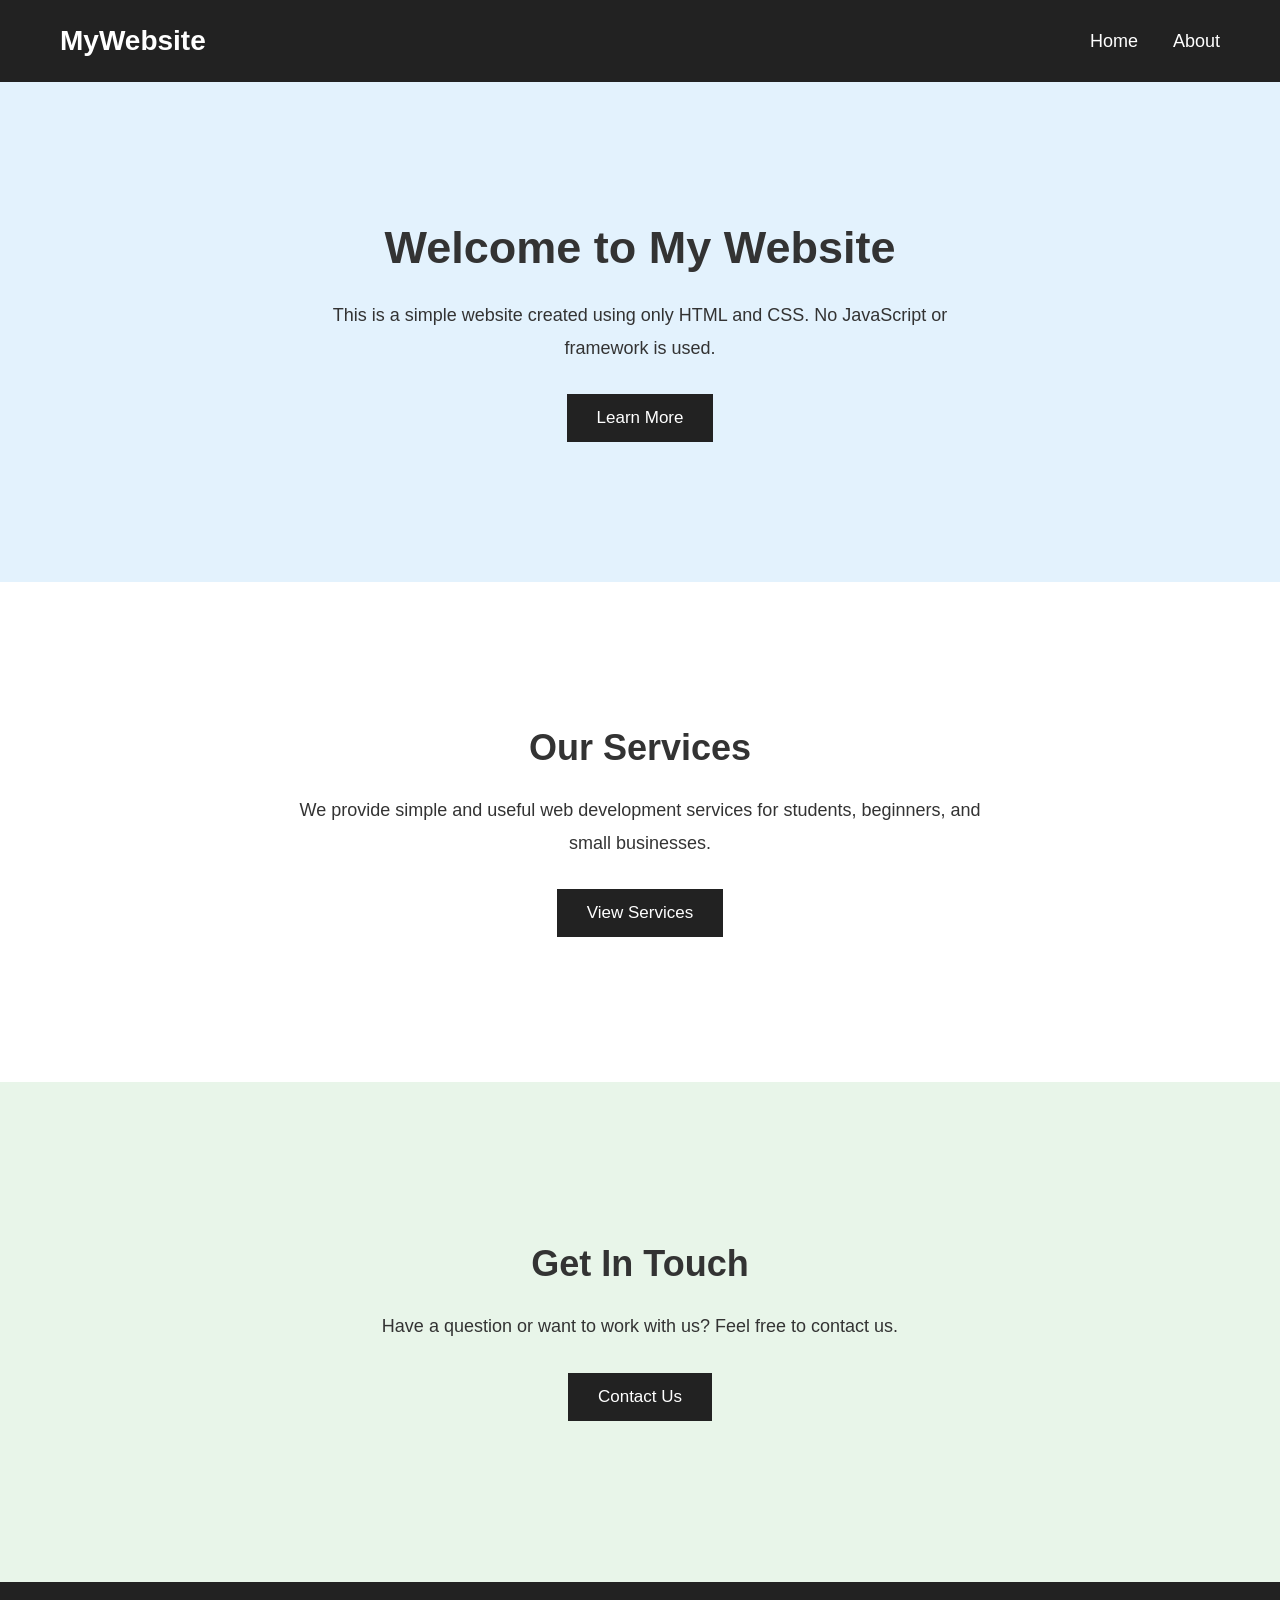
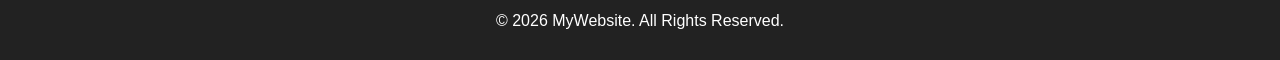
<file: day2/index.html>
<!DOCTYPE html>
<html lang="en">

<head>
    <meta charset="UTF-8">
    <meta name="viewport" content="width=device-width, initial-scale=1.0">

    <title>My Website - Home</title>

    <link rel="stylesheet" href="style.css">
</head>

<body>

    <!-- ================= NAVBAR ================= -->
    <nav id="navbar">

        <div class="logo">
            MyWebsite
        </div>

        <ul class="nav-links">
            <li><a href="index.html">Home</a></li>
            <li><a href="about.html">About</a></li>
        </ul>

    </nav>


    <!-- ================= SECTION 1 ================= -->
    <section id="hero" class="section">

        <h1 id="myheading"  >Welcome to My Website</h1>

        <p>
            This is a simple website created using only HTML and CSS.
            No JavaScript or framework is used.
        </p>

        <button class="btn">Learn More</button>

    </section>


    <!-- ================= SECTION 2 ================= -->
    <section id="services" class="section">

        <h2 id="changecolor"   >Our Services</h2>

        <p>
            We provide simple and useful web development services
            for students, beginners, and small businesses.
        </p>

        <button class="btn">View Services</button>

    </section>


    <!-- ================= SECTION 3 ================= -->
    <section id="contact" class="section">

        <h2>Get In Touch</h2>

        <p>
            Have a question or want to work with us?
            Feel free to contact us.
        </p>

        <button class="btn">Contact Us</button>

    </section>


    <!-- ================= FOOTER ================= -->
    <footer id="footer">

        <p>
            © 2026 MyWebsite. All Rights Reserved.
        </p>

    </footer>

    <script src="script.js"></script>

</body>

</html>
</file>
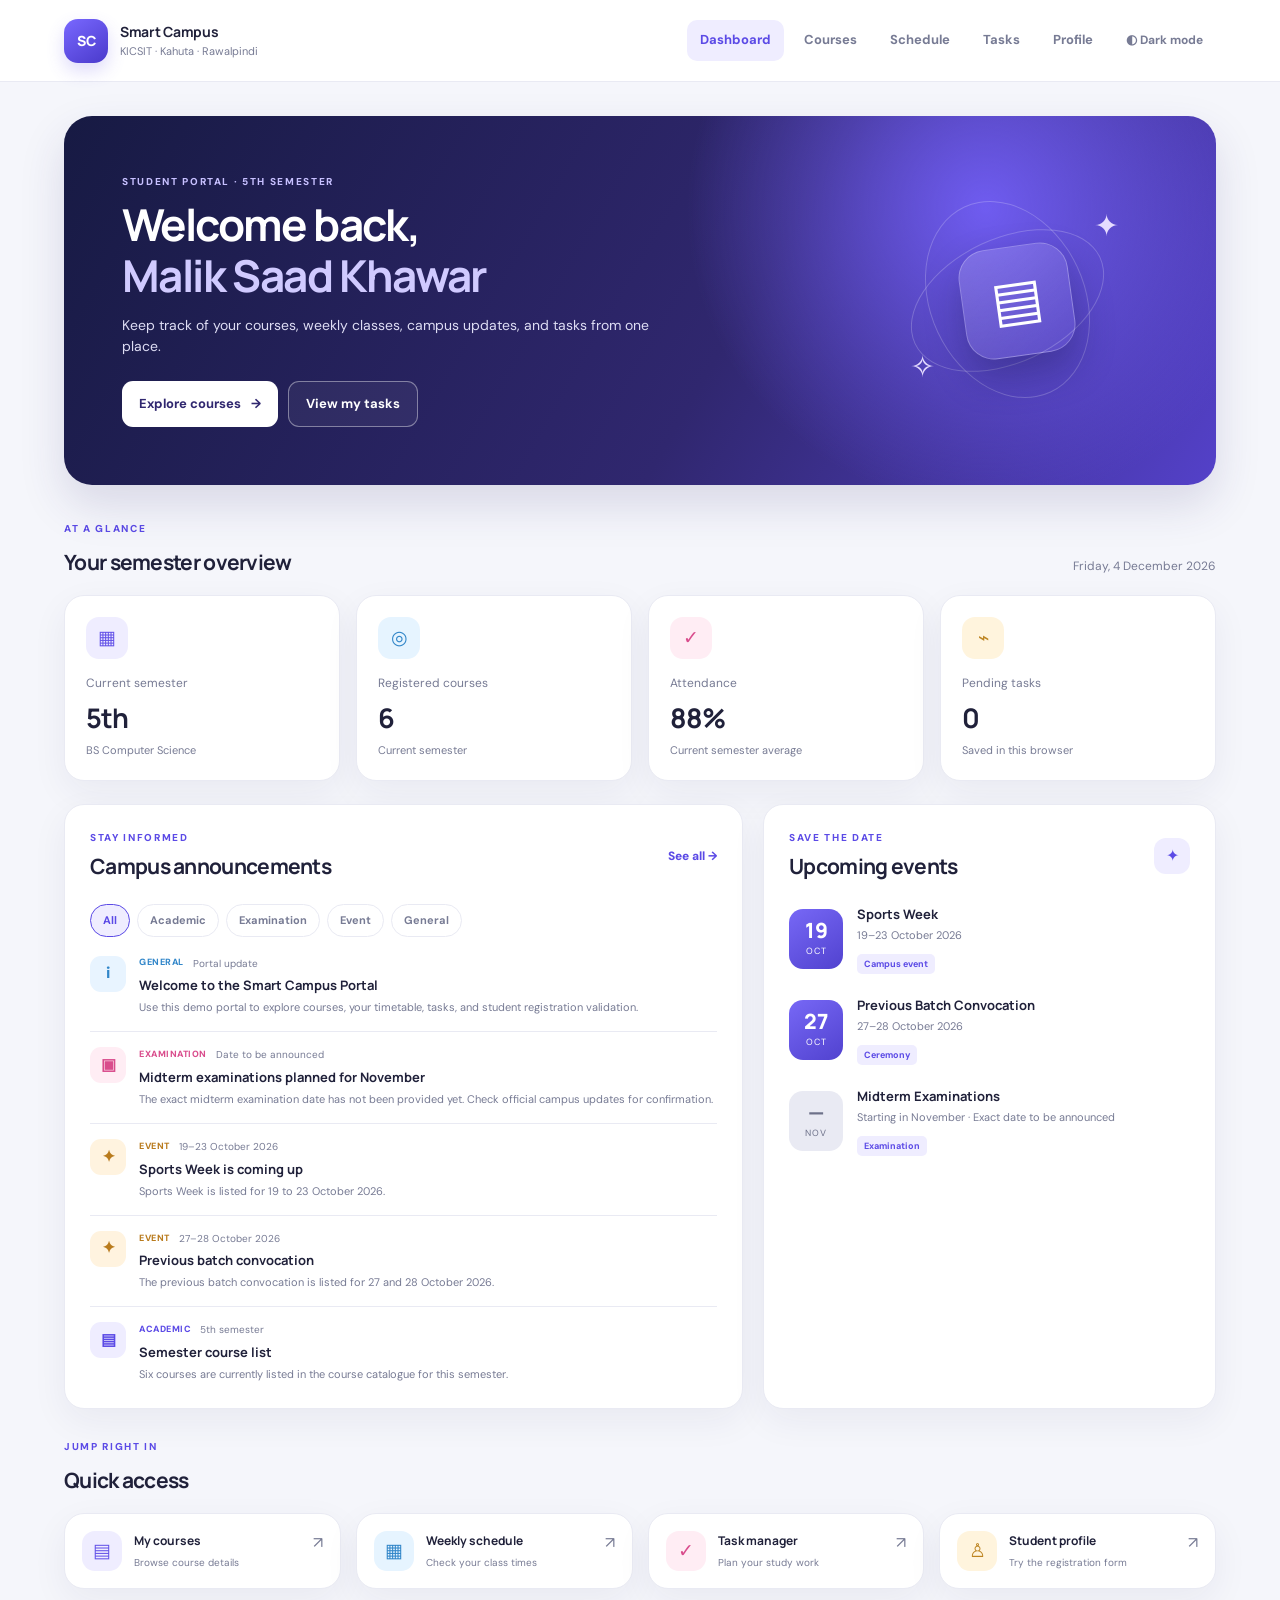
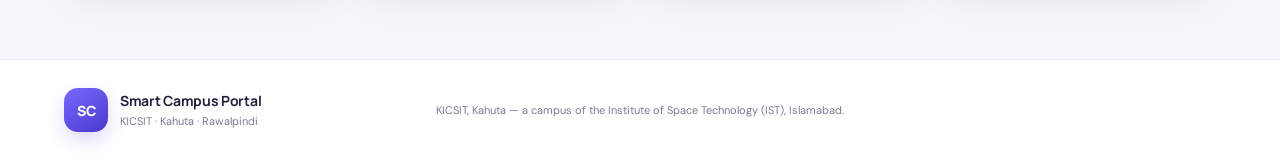
<file: Project/index.html>
<!DOCTYPE html>
<html lang="en">
<head>
  <meta charset="UTF-8">
  <meta name="viewport" content="width=device-width, initial-scale=1.0">
  <meta name="description" content="Smart Campus Student Portal for KICSIT, Kahuta.">
  <title>Smart Campus Portal | KICSIT</title>
  <link rel="stylesheet" href="css/style.css">
  <script src="js/main.js" defer></script>
</head>
<body>
  <header class="site-header">
    <a class="brand" href="index.html" aria-label="Smart Campus Portal home">
      <span class="brand-mark">SC</span>
      <span><strong>Smart Campus</strong><small>KICSIT · Kahuta · Rawalpindi</small></span>
    </a>
    <button class="nav-toggle" id="navToggle" aria-label="Toggle navigation" aria-expanded="false">☰</button>
    <nav class="main-nav" id="mainNav">
      <a class="active" href="index.html">Dashboard</a>
      <a href="courses.html">Courses</a>
      <a href="schedule.html">Schedule</a>
      <a href="tasks.html">Tasks</a>
      <a href="profile.html">Profile</a>
      <button class="theme-toggle" id="themeToggle" type="button" aria-label="Toggle light and dark theme">◐ <span>Theme</span></button>
    </nav>
  </header>

  <main class="page-shell">
    <section class="welcome-panel" id="home">
      <div class="welcome-copy">
        <span class="eyebrow">STUDENT PORTAL · 5TH SEMESTER</span>
        <h1>Welcome back,<br><span id="welcomeName">Malik Saad Khawar</span></h1>
        <p>Keep track of your courses, weekly classes, campus updates, and tasks from one place.</p>
        <div class="hero-actions">
          <a class="button button-light" href="courses.html">Explore courses <span>→</span></a>
          <a class="button button-outline-light" href="tasks.html">View my tasks</a>
        </div>
      </div>
      <div class="welcome-art" aria-hidden="true">
        <div class="orbit orbit-one"></div><div class="orbit orbit-two"></div>
        <div class="book-icon">▤</div><div class="spark spark-one">✦</div><div class="spark spark-two">✧</div>
      </div>
    </section>

    <div class="section-heading">
      <div><span class="eyebrow">AT A GLANCE</span><h2>Your semester overview</h2></div>
      <p id="currentDate" class="muted">Loading date…</p>
    </div>
    <section class="stats-grid" aria-label="Student overview">
      <article class="stat-card"><div class="stat-icon purple">▦</div><p>Current semester</p><strong>5th</strong><small>BS Computer Science</small></article>
      <article class="stat-card"><div class="stat-icon blue">◎</div><p>Registered courses</p><strong id="courseCount">6</strong><small>Current semester</small></article>
      <article class="stat-card"><div class="stat-icon pink">✓</div><p>Attendance</p><strong>88%</strong><small>Current semester average</small></article>
      <article class="stat-card"><div class="stat-icon gold">⌁</div><p>Pending tasks</p><strong id="pendingCount">0</strong><small>Saved in this browser</small></article>
    </section>

    <div class="content-grid">
      <section class="panel">
        <div class="panel-heading"><div><span class="eyebrow">STAY INFORMED</span><h2>Campus announcements</h2></div><a class="text-link" href="#announcements">See all <span>→</span></a></div>
        <div class="filter-row" id="announcementFilters" aria-label="Filter announcements">
          <button class="filter-chip active" data-category="All">All</button>
          <button class="filter-chip" data-category="Academic">Academic</button>
          <button class="filter-chip" data-category="Examination">Examination</button>
          <button class="filter-chip" data-category="Event">Event</button>
          <button class="filter-chip" data-category="General">General</button>
        </div>
        <div class="announcement-list" id="announcementList"></div>
      </section>

      <section class="panel" id="events">
        <div class="panel-heading"><div><span class="eyebrow">SAVE THE DATE</span><h2>Upcoming events</h2></div><span class="heading-icon">✦</span></div>
        <div class="event-list">
          <article class="event-item"><div class="date-tile"><b>19</b><span>OCT</span></div><div><h3>Sports Week</h3><p>19–23 October 2026</p><span class="event-tag">Campus event</span></div></article>
          <article class="event-item"><div class="date-tile"><b>27</b><span>OCT</span></div><div><h3>Previous Batch Convocation</h3><p>27–28 October 2026</p><span class="event-tag">Ceremony</span></div></article>
          <article class="event-item"><div class="date-tile date-tile-muted"><b>—</b><span>NOV</span></div><div><h3>Midterm Examinations</h3><p>Starting in November · Exact date to be announced</p><span class="event-tag">Examination</span></div></article>
        </div>
      </section>
    </div>

    <section class="quick-section">
      <div class="section-heading"><div><span class="eyebrow">JUMP RIGHT IN</span><h2>Quick access</h2></div></div>
      <div class="quick-grid">
        <a class="quick-card" href="courses.html"><span class="quick-icon purple">▤</span><span><strong>My courses</strong><small>Browse course details</small></span><span class="arrow">↗</span></a>
        <a class="quick-card" href="schedule.html"><span class="quick-icon blue">▦</span><span><strong>Weekly schedule</strong><small>Check your class times</small></span><span class="arrow">↗</span></a>
        <a class="quick-card" href="tasks.html"><span class="quick-icon pink">✓</span><span><strong>Task manager</strong><small>Plan your study work</small></span><span class="arrow">↗</span></a>
        <a class="quick-card" href="profile.html"><span class="quick-icon gold">♙</span><span><strong>Student profile</strong><small>Try the registration form</small></span><span class="arrow">↗</span></a>
      </div>
    </section>
  </main>

  <footer class="site-footer">
    <div class="footer-brand"><span class="brand-mark">SC</span><span><strong>Smart Campus Portal</strong><small>KICSIT · Kahuta · Rawalpindi</small></span></div>
    <p>KICSIT, Kahuta — a campus of the Institute of Space Technology (IST), Islamabad.</p>
  </footer>
</body>
</html>
</file>
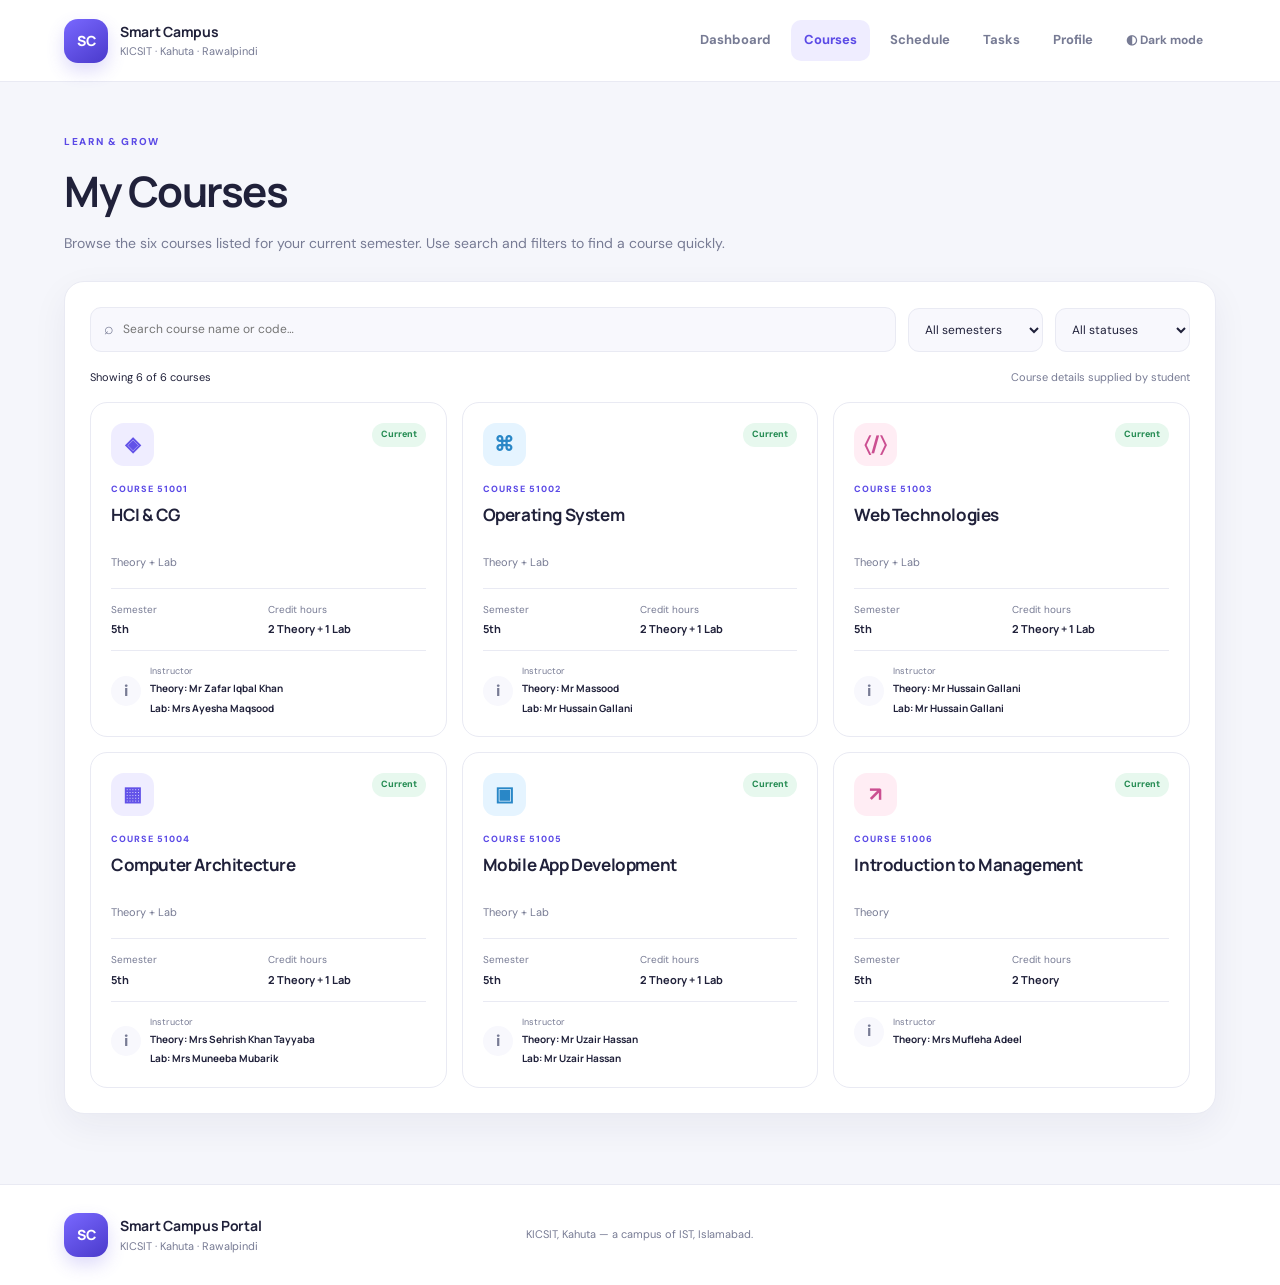
<file: Project/courses.html>
<!DOCTYPE html>
<html lang="en">
<head>
  <meta charset="UTF-8"><meta name="viewport" content="width=device-width, initial-scale=1.0">
  <title>Courses | Smart Campus Portal</title>
  <link rel="stylesheet" href="css/style.css">
  <script src="js/main.js" defer></script><script src="js/courses.js" defer></script>
</head>
<body>
  <header class="site-header">
    <a class="brand" href="index.html"><span class="brand-mark">SC</span><span><strong>Smart Campus</strong><small>KICSIT · Kahuta · Rawalpindi</small></span></a>
    <button class="nav-toggle" id="navToggle" aria-label="Toggle navigation" aria-expanded="false">☰</button>
    <nav class="main-nav" id="mainNav"><a href="index.html">Dashboard</a><a class="active" href="courses.html">Courses</a><a href="schedule.html">Schedule</a><a href="tasks.html">Tasks</a><a href="profile.html">Profile</a><button class="theme-toggle" id="themeToggle" type="button">◐ <span>Theme</span></button></nav>
  </header>
  <main class="page-shell">
    <section class="page-intro"><span class="eyebrow">LEARN & GROW</span><h1>My Courses</h1><p>Browse the six courses listed for your current semester. Use search and filters to find a course quickly.</p></section>
    <section class="panel">
      <div class="toolbar">
        <label class="search-box"><span>⌕</span><input id="courseSearch" type="search" placeholder="Search course name or code…" aria-label="Search courses"></label>
        <label class="select-wrap"><span class="sr-only">Filter by semester</span><select id="semesterFilter"><option value="All">All semesters</option><option value="5">5th semester</option></select></label>
        <label class="select-wrap"><span class="sr-only">Filter by status</span><select id="statusFilter"><option value="All">All statuses</option><option value="Current">Current</option></select></label>
      </div>
      <div class="results-line"><span id="courseResults">Showing 6 courses</span><span class="muted">Course details supplied by student</span></div>
      <div class="course-grid" id="courseGrid"></div>
      <p id="noCourses" class="empty-state hidden">No courses match your search. Try a different name or code.</p>
    </section>
  </main>
  <footer class="site-footer"><div class="footer-brand"><span class="brand-mark">SC</span><span><strong>Smart Campus Portal</strong><small>KICSIT · Kahuta · Rawalpindi</small></span></div><p>KICSIT, Kahuta — a campus of IST, Islamabad.</p><small class="footer-note"></small></footer>
</body>
</html>
</file>
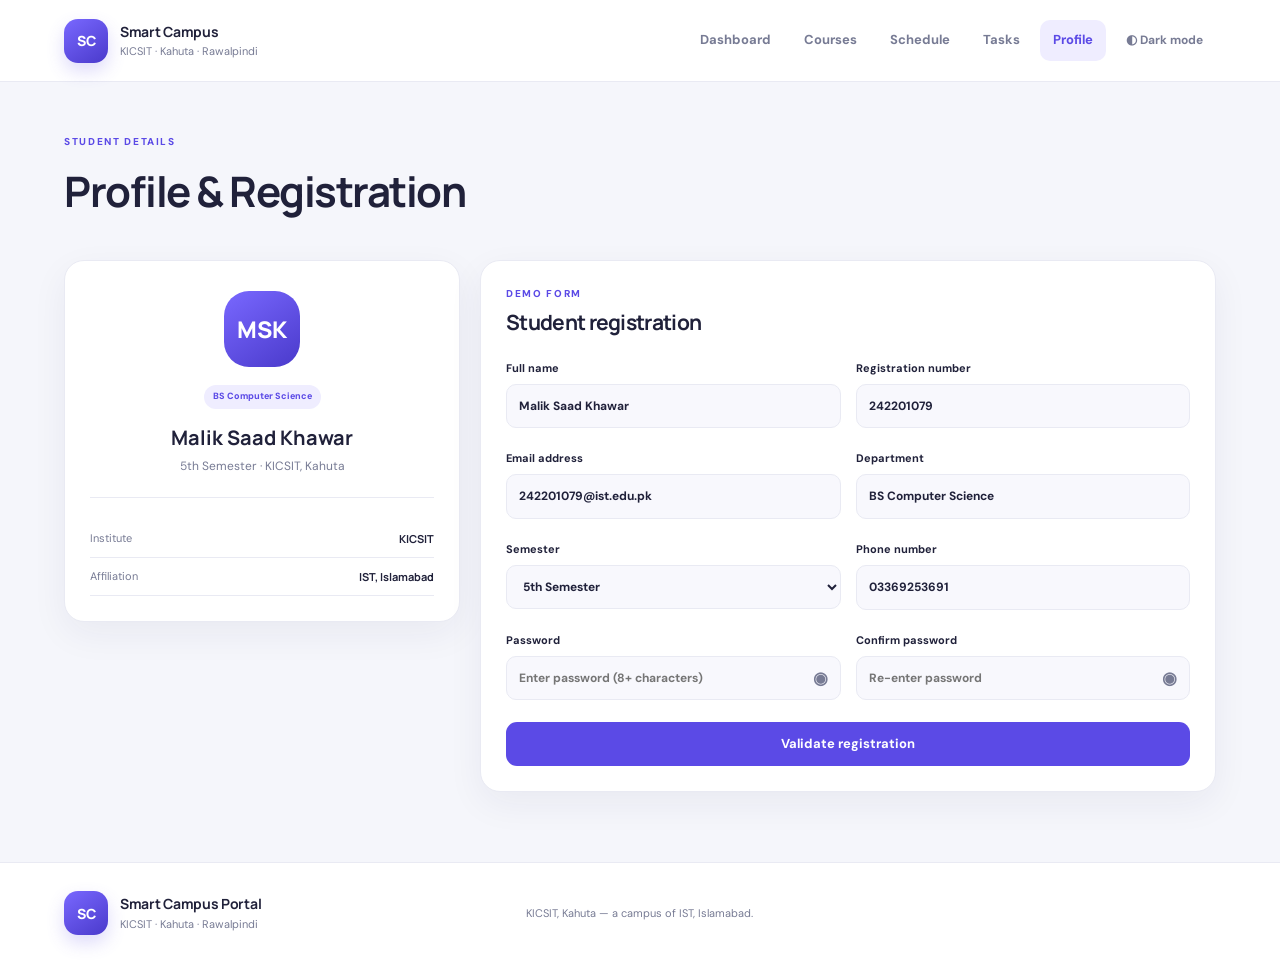
<file: Project/profile.html>
<!DOCTYPE html>
<html lang="en">
<head>
  <meta charset="UTF-8"><meta name="viewport" content="width=device-width, initial-scale=1.0">
  <title>Student Profile | Smart Campus Portal</title>
  <link rel="stylesheet" href="css/style.css">
  <script src="js/main.js" defer></script><script src="js/profile.js" defer></script>
</head>
<body>
  <header class="site-header">
    <a class="brand" href="index.html"><span class="brand-mark">SC</span><span><strong>Smart Campus</strong><small>KICSIT · Kahuta · Rawalpindi</small></span></a>
    <button class="nav-toggle" id="navToggle" aria-label="Toggle navigation" aria-expanded="false">☰</button>
    <nav class="main-nav" id="mainNav"><a href="index.html">Dashboard</a><a href="courses.html">Courses</a><a href="schedule.html">Schedule</a><a href="tasks.html">Tasks</a><a class="active" href="profile.html">Profile</a><button class="theme-toggle" id="themeToggle" type="button">◐ <span>Theme</span></button></nav>
  </header>
  <main class="page-shell">
    <section class="page-intro"><span class="eyebrow">STUDENT DETAILS</span><h1>Profile & Registration</h1></section>
    <section class="profile-layout">
      <aside class="profile-card panel">
        <div class="avatar">MSK</div><span class="pill pill-purple">BS Computer Science</span><h2>Malik Saad Khawar</h2><p class="muted">5th Semester · KICSIT, Kahuta</p>
        <div class="profile-divider"></div><div class="profile-detail"><span>Institute</span><strong>KICSIT</strong></div><div class="profile-detail"><span>Affiliation</span><strong>IST, Islamabad</strong></div>
      </aside>
      <section class="panel">
        <div class="panel-heading"><div><span class="eyebrow">DEMO FORM</span><h2>Student registration</h2></div></div>
        <form id="profileForm" class="form-grid" novalidate>
          <label>Full name<input id="fullName" name="fullName" type="text" placeholder="Enter your full name" value="Malik Saad Khawar" required><small class="field-error" id="fullNameError"></small></label>
          <label>Registration number<input id="regNo" name="regNo" type="text" placeholder="Enter registration number" value="242201079" required><small class="field-error" id="regNoError"></small></label>
          <label>Email address<input id="email" name="email" type="email" placeholder="student@example.com" value="242201079@ist.edu.pk" required><small class="field-error" id="emailError"></small></label>
          <label>Department<input id="department" name="department" type="text" value="BS Computer Science" required><small class="field-error" id="departmentError"></small></label>
          <label>Semester<select id="semester" name="semester" required><option value="">Choose semester</option><option value="1">1st Semester</option><option value="2">2nd Semester</option><option value="3">3rd Semester</option><option value="4">4th Semester</option><option value="5" selected>5th Semester</option><option value="6">6th Semester</option><option value="7">7th Semester</option><option value="8">8th Semester</option></select><small class="field-error" id="semesterError"></small></label>
          <label>Phone number<input id="phone" name="phone" type="tel" placeholder="Enter phone number" value="03369253691" required><small class="field-error" id="phoneError"></small></label>
          <label>Password<span class="password-wrap"><input id="password" name="password" type="password" placeholder="Enter password (8+ characters)" required minlength="8"><button class="password-toggle" type="button" data-password-target="password" aria-label="Show password" aria-pressed="false">◉</button></span><small class="field-error" id="passwordError"></small></label>
          <label>Confirm password<span class="password-wrap"><input id="confirmPassword" name="confirmPassword" type="password" placeholder="Re-enter password" required><button class="password-toggle" type="button" data-password-target="confirmPassword" aria-label="Show confirm password" aria-pressed="false">◉</button></span><small class="field-error" id="confirmPasswordError"></small></label>
          <div class="form-full"><button class="button button-primary" type="submit">Validate registration</button><p class="form-message" id="profileMessage" role="status"></p></div>
        </form>
      </section>
    </section>
  </main>
  <footer class="site-footer"><div class="footer-brand"><span class="brand-mark">SC</span><span><strong>Smart Campus Portal</strong><small>KICSIT · Kahuta · Rawalpindi</small></span></div><p>KICSIT, Kahuta — a campus of IST, Islamabad.</p><small class="footer-note"></small></footer>
</body>
</html>
</file>
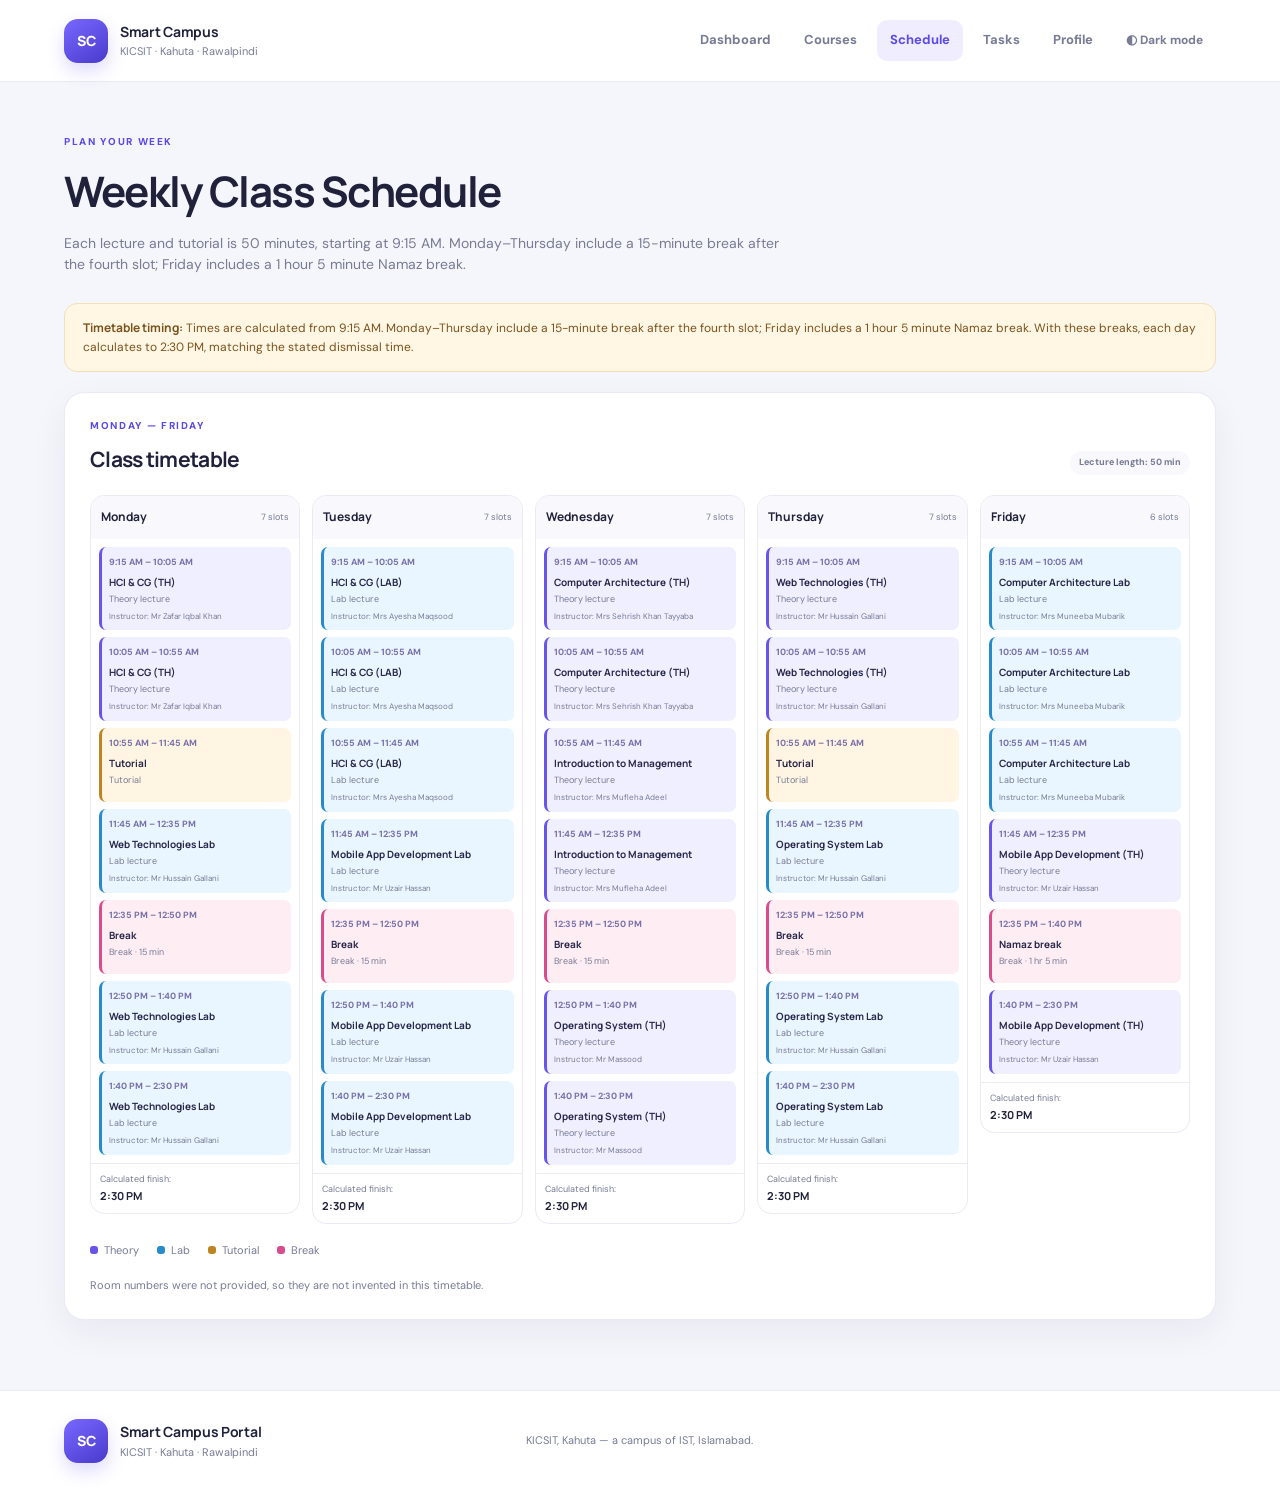
<file: Project/schedule.html>
<!DOCTYPE html>
<html lang="en">
<head>
  <meta charset="UTF-8"><meta name="viewport" content="width=device-width, initial-scale=1.0">
  <title>Weekly Schedule | Smart Campus Portal</title>
  <link rel="stylesheet" href="css/style.css">
  <script src="js/main.js" defer></script><script src="js/schedule.js" defer></script>
</head>
<body>
  <header class="site-header">
    <a class="brand" href="index.html"><span class="brand-mark">SC</span><span><strong>Smart Campus</strong><small>KICSIT · Kahuta · Rawalpindi</small></span></a>
    <button class="nav-toggle" id="navToggle" aria-label="Toggle navigation" aria-expanded="false">☰</button>
    <nav class="main-nav" id="mainNav"><a href="index.html">Dashboard</a><a href="courses.html">Courses</a><a class="active" href="schedule.html">Schedule</a><a href="tasks.html">Tasks</a><a href="profile.html">Profile</a><button class="theme-toggle" id="themeToggle" type="button">◐ <span>Theme</span></button></nav>
  </header>
  <main class="page-shell">
    <section class="page-intro"><span class="eyebrow">PLAN YOUR WEEK</span><h1>Weekly Class Schedule</h1><p>Each lecture and tutorial is 50 minutes, starting at 9:15 AM. Monday–Thursday include a 15-minute break after the fourth slot; Friday includes a 1 hour 5 minute Namaz break.</p></section>
    <div class="notice notice-warning"><strong>Timetable timing:</strong> Times are calculated from 9:15 AM. Monday–Thursday include a 15-minute break after the fourth slot; Friday includes a 1 hour 5 minute Namaz break. With these breaks, each day calculates to 2:30 PM, matching the stated dismissal time.</div>
    <section class="panel">
      <div class="schedule-top"><div><span class="eyebrow">MONDAY — FRIDAY</span><h2>Class timetable</h2></div><span class="pill pill-neutral">Lecture length: 50 min</span></div>
      <div class="schedule-grid" id="scheduleGrid"></div>
      <div class="schedule-legend"><span><i class="legend-dot theory"></i>Theory</span><span><i class="legend-dot lab"></i>Lab</span><span><i class="legend-dot tutorial"></i>Tutorial</span><span><i class="legend-dot break"></i>Break</span></div>
      <p class="muted schedule-footnote">Room numbers were not provided, so they are not invented in this timetable.</p>
    </section>
  </main>
  <footer class="site-footer"><div class="footer-brand"><span class="brand-mark">SC</span><span><strong>Smart Campus Portal</strong><small>KICSIT · Kahuta · Rawalpindi</small></span></div><p>KICSIT, Kahuta — a campus of IST, Islamabad.</p><small class="footer-note"></small></footer>
</body>
</html>
</file>
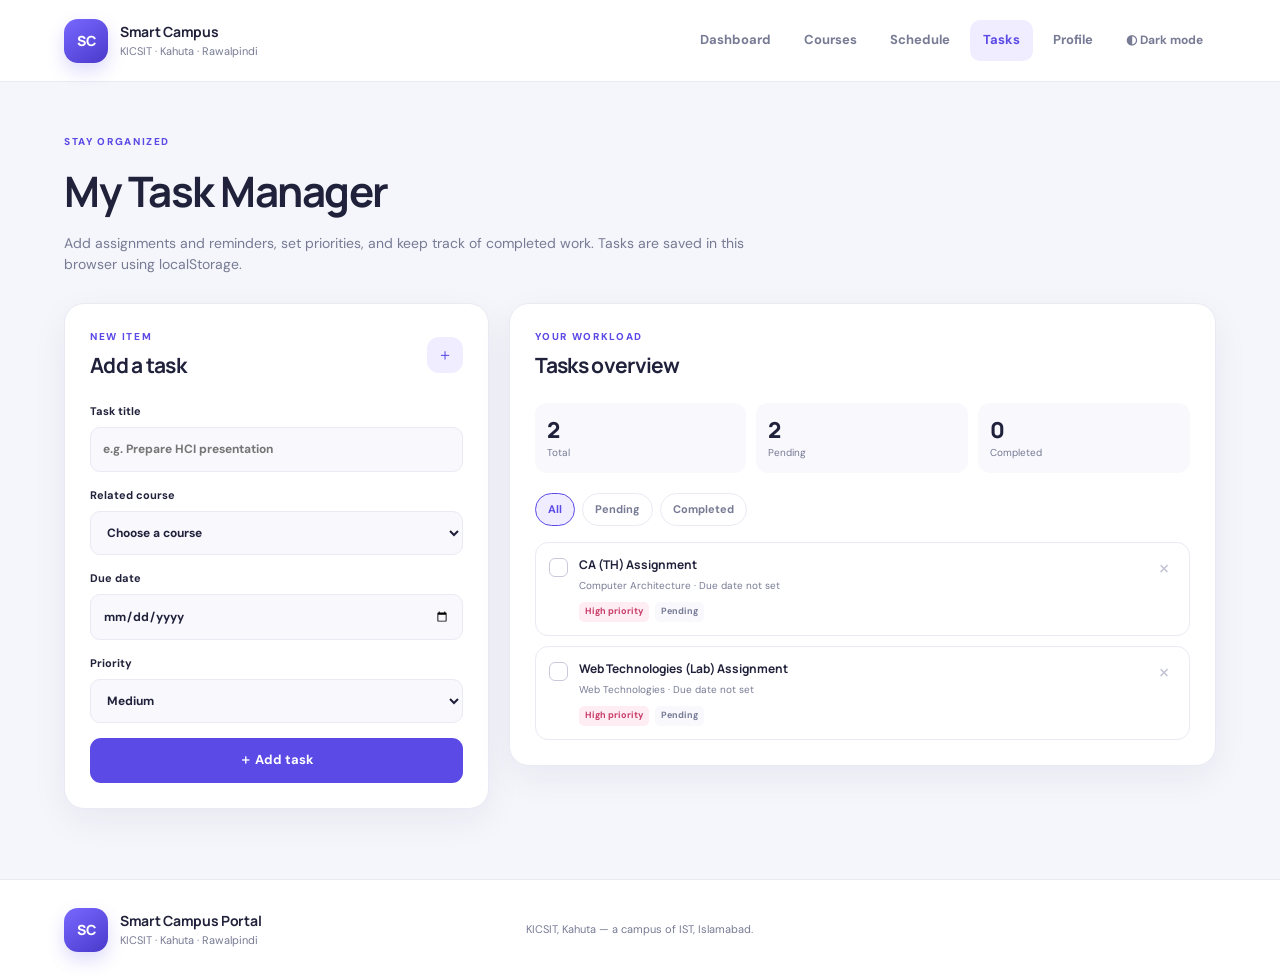
<file: Project/tasks.html>
<!DOCTYPE html>
<html lang="en">
<head>
  <meta charset="UTF-8"><meta name="viewport" content="width=device-width, initial-scale=1.0">
  <title>Task Manager | Smart Campus Portal</title>
  <link rel="stylesheet" href="css/style.css">
  <script src="js/main.js" defer></script><script src="js/tasks.js" defer></script>
</head>
<body>
  <header class="site-header">
    <a class="brand" href="index.html"><span class="brand-mark">SC</span><span><strong>Smart Campus</strong><small>KICSIT · Kahuta · Rawalpindi</small></span></a>
    <button class="nav-toggle" id="navToggle" aria-label="Toggle navigation" aria-expanded="false">☰</button>
    <nav class="main-nav" id="mainNav"><a href="index.html">Dashboard</a><a href="courses.html">Courses</a><a href="schedule.html">Schedule</a><a class="active" href="tasks.html">Tasks</a><a href="profile.html">Profile</a><button class="theme-toggle" id="themeToggle" type="button">◐ <span>Theme</span></button></nav>
  </header>
  <main class="page-shell">
    <section class="page-intro"><span class="eyebrow">STAY ORGANIZED</span><h1>My Task Manager</h1><p>Add assignments and reminders, set priorities, and keep track of completed work. Tasks are saved in this browser using localStorage.</p></section>
    <section class="task-layout">
      <div class="panel">
        <div class="panel-heading"><div><span class="eyebrow">NEW ITEM</span><h2>Add a task</h2></div><span class="heading-icon">＋</span></div>
        <form id="taskForm" class="form-stack">
          <label>Task title<input id="taskTitle" name="taskTitle" type="text" placeholder="e.g. Prepare HCI presentation" required maxlength="100"></label>
          <label>Related course<select id="taskCourse" name="taskCourse" required><option value="">Choose a course</option></select></label>
          <label>Due date<input id="taskDue" name="taskDue" type="date" required></label>
          <label>Priority<select id="taskPriority" name="taskPriority"><option value="Medium">Medium</option><option value="High">High</option><option value="Low">Low</option></select></label>
          <button class="button button-primary" type="submit">＋ Add task</button>
          <p class="form-message" id="taskMessage" role="status"></p>
        </form>
      </div>
      <div class="panel task-list-panel">
        <div class="panel-heading"><div><span class="eyebrow">YOUR WORKLOAD</span><h2>Tasks overview</h2></div></div>
        <div class="task-summary"><div><strong id="totalTasks">0</strong><span>Total</span></div><div><strong id="pendingTasks">0</strong><span>Pending</span></div><div><strong id="completedTasks">0</strong><span>Completed</span></div></div>
        <div class="filter-row" id="taskFilters"><button class="filter-chip active" data-filter="All">All</button><button class="filter-chip" data-filter="Pending">Pending</button><button class="filter-chip" data-filter="Completed">Completed</button></div>
        <div id="taskList" class="task-list"></div>
        <p id="taskEmpty" class="empty-state">No tasks here yet. Add a task to get started.</p>
        <button id="clearCompleted" class="button button-quiet hidden" type="button">Clear completed tasks</button>
      </div>
    </section>
  </main>
  <footer class="site-footer"><div class="footer-brand"><span class="brand-mark">SC</span><span><strong>Smart Campus Portal</strong><small>KICSIT · Kahuta · Rawalpindi</small></span></div><p>KICSIT, Kahuta — a campus of IST, Islamabad.</p><small class="footer-note"></small></footer>
</body>
</html>
</file>
<file: day2/style.css>
/* ================= BASIC SETTINGS ================= */

* {
    margin: 0;
    padding: 0;
    box-sizing: border-box;
}

body {
    font-family: Arial, sans-serif;
    background-color: #f5f5f5;
    color: #333;
}


/* ================= NAVBAR ================= */

#navbar {
    background-color: #222;
    padding: 25px 60px;

    display: flex;
    justify-content: space-between;
    align-items: center;
}

.logo {
    color: white;
    font-size: 28px;
    font-weight: bold;
}

.nav-links {
    display: flex;
    list-style: none;
    gap: 35px;
}

.nav-links a {
    color: white;
    text-decoration: none;
    font-size: 18px;
}

.nav-links a:hover {
    color: #00bcd4;
}


/* ================= ALL SECTIONS ================= */

.section {
    min-height: 500px;

    padding: 80px 60px;

    text-align: center;

    display: flex;
    flex-direction: column;
    justify-content: center;
    align-items: center;
}

.section h1 {
    font-size: 45px;
    margin-bottom: 25px;
}

.section h2 {
    font-size: 36px;
    margin-bottom: 25px;
}

.section p {
    max-width: 700px;
    font-size: 18px;
    line-height: 1.8;
    margin-bottom: 30px;
}


/* ================= HOME PAGE ================= */

#hero {
    background-color: #e3f2fd;
}

#services {
    background-color: white;
}

#contact {
    background-color: #e8f5e9;
}


/* ================= ABOUT PAGE ================= */

#about-section {
    background-color: #e3f2fd;
}

#our-story {
    background-color: white;
}

#mission {
    background-color: #fff3e0;
}


/* ================= BUTTON ================= */

.btn {
    background-color: #222;
    color: white;

    border: none;

    padding: 14px 30px;

    font-size: 17px;

    cursor: pointer;
}

.btn:hover {
    background-color: #00bcd4;
}


/* ================= FOOTER ================= */

#footer {
    background-color: #222;

    color: white;

    text-align: center;

    padding: 30px;

    font-size: 16px;
}
</file>
<file: Project/css/style.css>
@import url('https://fonts.googleapis.com/css2?family=DM+Sans:wght@400;500;600;700&family=Manrope:wght@400;500;600;700;800&display=swap');

:root {
  --bg: #f5f6fb; --surface: #ffffff; --surface-2: #f8f8fd; --text: #20213a; --muted: #777b94;
  --line: #e9eaf3; --primary: #5b4ae6; --primary-dark: #4032c4; --navy: #191b45; --purple-soft: #efedff;
  --shadow: 0 12px 36px rgba(36, 34, 87, .06); --radius: 20px;
}
* { box-sizing: border-box; }
html { scroll-behavior: smooth; }
body { margin: 0; font-family: 'DM Sans', sans-serif; background: var(--bg); color: var(--text); line-height: 1.55; transition: background .2s, color .2s; }
h1,h2,h3,strong { font-family: 'Manrope', sans-serif; }
h1,h2,h3,p { margin-top: 0; }
a { color: inherit; text-decoration: none; }
button,input,select { font: inherit; }
button,a,select { -webkit-tap-highlight-color: transparent; }
button { cursor: pointer; }
.site-header { min-height: 82px; display: flex; align-items: center; justify-content: space-between; gap: 24px; padding: 14px max(5vw, 24px); background: var(--surface); border-bottom: 1px solid var(--line); }
.brand,.footer-brand { display: flex; align-items: center; gap: 12px; flex-shrink: 0; }
.brand-mark { display: grid; place-items: center; width: 44px; height: 44px; border-radius: 14px; background: linear-gradient(145deg,#7968ff,#4a3acb); color: white; font: 800 14px 'Manrope',sans-serif; box-shadow: 0 8px 18px #5b4ae633; }
.brand strong,.footer-brand strong { display: block; font-size: 14px; letter-spacing: -.3px; }
.brand small,.footer-brand small { display: block; color: var(--muted); font-size: 11px; margin-top: 1px; }
.main-nav { display: flex; align-items: center; gap: 7px; }
.main-nav > a,.theme-toggle { color: var(--muted); font-size: 13px; font-weight: 700; padding: 10px 13px; border-radius: 10px; border: 0; background: transparent; }
.main-nav > a:hover,.theme-toggle:hover { background: var(--surface-2); color: var(--primary); }
.main-nav > a.active { background: var(--purple-soft); color: var(--primary); }
.theme-toggle span { font-size: 12px; }
.nav-toggle { display: none; border: 1px solid var(--line); background: var(--surface); color: var(--text); padding: 8px 11px; border-radius: 10px; }
.page-shell { width: min(1180px, 90%); margin: 34px auto 70px; }
.welcome-panel { min-height: 290px; position: relative; overflow: hidden; display: flex; align-items: center; justify-content: space-between; padding: clamp(28px,5vw,58px); border-radius: 28px; color: white; background: radial-gradient(circle at 80% 25%,#6f5cf0 0,transparent 31%), linear-gradient(120deg,#171a43 0%,#30276f 58%,#5441c9 100%); box-shadow: 0 20px 45px #30276f25; }
.welcome-copy { max-width: 620px; position: relative; z-index: 1; }
.eyebrow { display: block; color: var(--primary); font-size: 10px; font-weight: 800; letter-spacing: 1.65px; margin-bottom: 9px; }
.welcome-panel .eyebrow { color: #c7c0ff; }
.welcome-panel h1 { font-size: clamp(29px,4vw,44px); line-height: 1.16; letter-spacing: -1.6px; margin-bottom: 14px; }
.welcome-panel h1 span { color: #d0caff; }
.welcome-panel p { color: #deddf4; max-width: 530px; font-size: 14px; margin-bottom: 23px; }
.hero-actions { display: flex; gap: 10px; flex-wrap: wrap; }
.button { display: inline-flex; justify-content: center; align-items: center; gap: 10px; border: 0; border-radius: 11px; padding: 12px 17px; font-weight: 700; font-size: 13px; transition: transform .15s, background .15s; }
.button:hover { transform: translateY(-1px); }
.button-light { background: white; color: #30276f; }
.button-outline-light { color: white; border: 1px solid #ffffff66; background: #ffffff0d; }
.button-primary { color: white; background: var(--primary); }
.button-primary:hover { background: var(--primary-dark); }
.button-quiet { background: var(--surface-2); color: var(--text); border: 1px solid var(--line); margin-top: 14px; }
.welcome-art { position: relative; width: 245px; height: 220px; margin-right: 2%; flex-shrink: 0; }
.orbit { position: absolute; border: 1px solid #ffffff36; border-radius: 50%; transform: rotate(-25deg); }
.orbit-one { width: 205px; height: 125px; top: 47px; left: 13px; }
.orbit-two { width: 155px; height: 205px; top: 6px; left: 38px; }
.book-icon { position: absolute; top: 55px; left: 70px; width: 110px; height: 110px; display: grid; place-items: center; font-size: 55px; color: #fff; border: 1px solid #ffffff40; border-radius: 28px; background: linear-gradient(145deg,#ffffff29,#ffffff08); box-shadow: 0 18px 38px #11113e55; transform: rotate(-8deg); }
.spark { position: absolute; color: #e6dcff; font-size: 30px; }.spark-one { top: 12px; right: 18px; }.spark-two { bottom: 20px; left: 18px; }
.section-heading,.panel-heading,.schedule-top { display: flex; align-items: end; justify-content: space-between; gap: 16px; }
.section-heading { margin: 36px 0 17px; }
.section-heading h2,.panel-heading h2,.schedule-top h2 { font-size: 21px; letter-spacing: -.7px; margin: 0; }
.section-heading > p { margin: 0 0 3px; font-size: 12px; }
.muted { color: var(--muted); }
.stats-grid { display: grid; grid-template-columns: repeat(4,minmax(0,1fr)); gap: 16px; }
.stat-card,.panel,.quick-card { background: var(--surface); border: 1px solid var(--line); border-radius: var(--radius); box-shadow: var(--shadow); }
.stat-card { padding: 21px; min-width: 0; }
.stat-icon,.quick-icon { display: grid; place-items: center; width: 42px; height: 42px; border-radius: 13px; font-size: 19px; margin-bottom: 15px; }
.purple { background: #efedff; color: #6554e8; }.blue { background: #e6f4ff; color: #3186c9; }.pink { background: #ffedf4; color: #d94c8c; }.gold { background: #fff4dd; color: #bd8421; }
.stat-card p { color: var(--muted); font-size: 12px; margin-bottom: 4px; }
.stat-card > strong { font-size: 27px; letter-spacing: -1px; }
.stat-card small { display: block; font-size: 11px; color: var(--muted); margin-top: 3px; }
.content-grid { display: grid; grid-template-columns: 1.2fr .8fr; gap: 20px; margin-top: 23px; align-items: stretch; }
.panel { padding: 25px; min-width: 0; }
.panel-heading { align-items: center; margin-bottom: 21px; }
.panel-heading .eyebrow { margin-bottom: 5px; }
.text-link { color: var(--primary); font-size: 12px; font-weight: 800; white-space: nowrap; }
.heading-icon { display: grid; place-items: center; width: 36px; height: 36px; border-radius: 12px; background: var(--purple-soft); color: var(--primary); }
.filter-row { display: flex; flex-wrap: wrap; gap: 7px; margin-bottom: 16px; }
.filter-chip { border: 1px solid var(--line); color: var(--muted); background: var(--surface); border-radius: 30px; padding: 7px 12px; font-size: 11px; font-weight: 700; }
.filter-chip.active,.filter-chip:hover { border-color: var(--primary); background: var(--purple-soft); color: var(--primary); }
.announcement-list { display: grid; }
.announcement-item { display: flex; gap: 13px; padding: 15px 0; border-bottom: 1px solid var(--line); }
.announcement-item:first-child { padding-top: 3px; }.announcement-item:last-child { border-bottom: 0; padding-bottom: 0; }
.announcement-marker { flex-shrink: 0; display: grid; place-items: center; width: 36px; height: 36px; border-radius: 11px; background: var(--purple-soft); color: var(--primary); font-weight: 800; }
.announcement-marker.event { background: #fff3df; color: #b97b1d; }.announcement-marker.examination { background: #ffedf4; color: #d94c8c; }.announcement-marker.general { background: #e8f4ff; color: #3186c9; }
.announcement-meta { display: flex; align-items: center; gap: 9px; flex-wrap: wrap; color: var(--muted); font-size: 10px; margin-bottom: 4px; }
.category-label { font-size: 9px; font-weight: 800; color: var(--primary); text-transform: uppercase; letter-spacing: .5px; }
.category-label.event { color: #b97b1d; }.category-label.examination { color: #d94c8c; }.category-label.general { color: #3186c9; }
.announcement-copy h3 { font-size: 13px; margin: 0 0 4px; }.announcement-copy p { font-size: 11px; color: var(--muted); margin: 0; }
.event-list { display: grid; gap: 20px; }
.event-item { display: flex; align-items: center; gap: 14px; }
.date-tile { display: flex; flex-direction: column; align-items: center; justify-content: center; width: 54px; height: 60px; flex-shrink: 0; border-radius: 14px; color: #fff; background: linear-gradient(145deg,#7768f6,#5142cf); }
.date-tile b { font: 800 21px 'Manrope',sans-serif; line-height: 1.1; }.date-tile span { font-size: 9px; letter-spacing: 1px; margin-top: 3px; }.date-tile-muted { background: #e9eaf3; color: #6d7189; }
.event-item h3 { font-size: 13px; margin: 0 0 3px; }.event-item p { color: var(--muted); font-size: 11px; margin: 0 0 6px; }
.event-tag { font-size: 9px; color: var(--primary); background: var(--purple-soft); border-radius: 5px; padding: 4px 7px; font-weight: 700; }
.quick-section { margin-top: 30px; }.quick-section .section-heading { margin-top: 0; }
.quick-grid { display: grid; grid-template-columns: repeat(4,minmax(0,1fr)); gap: 15px; }
.quick-card { display: flex; align-items: center; gap: 12px; padding: 17px; transition: transform .15s,border-color .15s; }.quick-card:hover { transform: translateY(-3px); border-color: #c9c3ff; }
.quick-icon { width: 40px; height: 40px; flex-shrink: 0; margin: 0; }.quick-card strong,.quick-card small { display: block; }.quick-card strong { font-size: 12px; }.quick-card small { color: var(--muted); font-size: 10px; margin-top: 4px; }.arrow { color: var(--muted); margin-left: auto; align-self: flex-start; }
.site-footer { padding: 28px max(5vw,24px); background: var(--surface); border-top: 1px solid var(--line); display: grid; grid-template-columns: 1fr 1.3fr 1fr; align-items: center; gap: 20px; }
.site-footer p { color: var(--muted); font-size: 11px; margin: 0; text-align: center; }.footer-note { color: var(--muted); font-size: 10px; text-align: right; }
.page-intro { padding: 18px 0 27px; }.page-intro h1 { font-size: clamp(30px,4vw,42px); letter-spacing: -1.5px; margin: 0 0 9px; }.page-intro p { max-width: 720px; color: var(--muted); font-size: 14px; margin: 0; }
.toolbar { display: flex; align-items: center; gap: 12px; margin-bottom: 17px; }
.search-box { display: flex; align-items: center; gap: 9px; flex: 1; min-width: 160px; padding: 0 13px; border: 1px solid var(--line); border-radius: 11px; background: var(--surface-2); color: var(--muted); }.search-box input { width: 100%; border: 0; outline: 0; background: transparent; padding: 12px 0; color: var(--text); font-size: 12px; }
.select-wrap select { min-width: 135px; border: 1px solid var(--line); border-radius: 11px; padding: 12px; background: var(--surface-2); color: var(--text); font-size: 12px; outline-color: var(--primary); }
.results-line { display: flex; justify-content: space-between; gap: 12px; font-size: 11px; margin-bottom: 16px; }
.course-grid { display: grid; grid-template-columns: repeat(3,minmax(0,1fr)); gap: 15px; }
.course-card { padding: 20px; border: 1px solid var(--line); border-radius: 17px; background: var(--surface); transition: transform .15s,border-color .15s; }.course-card:hover { transform: translateY(-2px); border-color: #c9c3ff; }
.course-card-top { display: flex; justify-content: space-between; align-items: start; }.course-icon { display: grid; place-items: center; width: 43px; height: 43px; border-radius: 13px; font-size: 20px; font-weight: 800; }.course-icon-1,.course-icon-4 { color: #6252e8; background: #efedff; }.course-icon-2,.course-icon-5 { color: #2987c7; background: #e5f4ff; }.course-icon-3,.course-icon-6 { color: #cb4f91; background: #ffedf4; }
.pill { display: inline-flex; align-items: center; border-radius: 30px; padding: 5px 9px; font-size: 9px; font-weight: 800; }.pill-green { background: #e7f8ee; color: #248b52; }.pill-purple { background: var(--purple-soft); color: var(--primary); }.pill-neutral { background: var(--surface-2); color: var(--muted); }
.course-code { color: var(--primary); font-size: 9px; font-weight: 800; letter-spacing: 1px; margin: 17px 0 5px; }.course-card h2 { font-size: 17px; letter-spacing: -.4px; margin: 0 0 5px; min-height: 47px; }.course-component { color: var(--muted); font-size: 11px; margin-bottom: 17px; }
.course-details { display: grid; grid-template-columns: 1fr 1fr; padding: 13px 0; border-top: 1px solid var(--line); border-bottom: 1px solid var(--line); }.course-details span,.course-details strong { display: block; }.course-details span { color: var(--muted); font-size: 10px; }.course-details strong { font-size: 11px; margin-top: 3px; }.course-instructor { display: flex; align-items: center; gap: 9px; padding-top: 14px; }.mini-avatar { width: 30px; height: 30px; display: grid; place-items: center; border-radius: 50%; background: var(--surface-2); color: var(--muted); font-weight: 800; }.course-instructor small,.course-instructor strong { display: block; }.course-instructor small { color: var(--muted); font-size: 9px; }.course-instructor strong { font-size: 10px; margin-top: 2px; }
.hidden { display: none !important; }.empty-state { text-align: center; padding: 28px 12px; color: var(--muted); font-size: 13px; }
.notice { border-radius: 13px; padding: 15px 18px; margin: 0 0 20px; font-size: 12px; }.notice-warning { color: #79531c; background: #fff6e4; border: 1px solid #f3dfb8; }.schedule-top { margin-bottom: 20px; }.schedule-grid { display: grid; grid-template-columns: repeat(5,minmax(0,1fr)); gap: 12px; align-items: start; }.day-column { min-width: 0; border: 1px solid var(--line); border-radius: 14px; overflow: hidden; }.day-heading { background: var(--surface-2); padding: 12px 10px; display: flex; justify-content: space-between; align-items: center; gap: 5px; }.day-heading h3 { margin: 0; font-size: 12px; }.day-heading span { color: var(--muted); font-size: 9px; }.day-slots { display: grid; gap: 7px; padding: 8px; }.schedule-slot { border-left: 3px solid #6655e8; background: #f0efff; border-radius: 7px; padding: 9px 7px; min-height: 74px; }.schedule-slot.lab { border-color: #278bc9; background: #eaf6ff; }.schedule-slot.tutorial { border-color: #bd8421; background: #fff5e2; }.schedule-slot.break { border-color: #d94c8c; background: #ffedf4; }.slot-time,.schedule-slot strong,.schedule-slot small { display: block; }.slot-time { font-size: 9px; color: #7770a9; margin-bottom: 5px; font-weight: 700; }.schedule-slot strong { font-size: 10px; line-height: 1.4; color: #28284a; }.schedule-slot small { font-size: 9px; color: #777b94; margin-top: 4px; }.day-end { padding: 9px; border-top: 1px solid var(--line); font-size: 9px; color: var(--muted); }.day-end strong { display: block; color: var(--text); font-size: 11px; }.schedule-legend { display: flex; gap: 18px; flex-wrap: wrap; margin-top: 18px; font-size: 11px; color: var(--muted); }.schedule-legend span { display: flex; align-items: center; gap: 6px; }.legend-dot { display: inline-block; width: 8px; height: 8px; border-radius: 3px; }.legend-dot.theory { background: #6655e8; }.legend-dot.lab { background: #278bc9; }.legend-dot.tutorial { background: #bd8421; }.legend-dot.break { background: #d94c8c; }.schedule-footnote { font-size: 11px; margin: 18px 0 0; }
.task-layout { display: grid; grid-template-columns: .75fr 1.25fr; gap: 20px; align-items: start; }.form-stack,.form-grid { display: grid; gap: 15px; }.form-stack label,.form-grid label { display: grid; gap: 7px; color: var(--text); font-size: 11px; font-weight: 700; }.form-stack input,.form-stack select,.form-grid input,.form-grid select { width: 100%; min-width: 0; border: 1px solid var(--line); border-radius: 10px; padding: 12px; background: var(--surface-2); color: var(--text); outline-color: var(--primary); font-size: 12px; }.form-message { font-size: 11px; margin: 0; min-height: 0; }.form-message:empty { display: none; }.form-message.success { color: #21834d; }.form-message.error,.field-error { color: #cf3e67; }.task-summary { display: grid; grid-template-columns: repeat(3,1fr); gap: 10px; margin-bottom: 20px; }.task-summary > div { padding: 12px; background: var(--surface-2); border-radius: 12px; }.task-summary strong,.task-summary span { display: block; }.task-summary strong { font: 800 22px 'Manrope',sans-serif; }.task-summary span { color: var(--muted); font-size: 10px; }.task-list { display: grid; gap: 10px; }.task-item { display: flex; align-items: start; gap: 11px; padding: 13px; border: 1px solid var(--line); border-radius: 13px; }.task-check { position: relative; display: block; flex-shrink: 0; margin-top: 2px; }.task-check input { position: absolute; opacity: 0; width: 20px; height: 20px; }.custom-check { display: block; width: 19px; height: 19px; border: 1.5px solid #c9c9dc; border-radius: 6px; }.task-check input:checked + .custom-check { background: var(--primary); border-color: var(--primary); }.task-check input:checked + .custom-check::after { content: "✓"; display: block; text-align: center; color: white; font-size: 13px; line-height: 17px; }.task-copy { flex: 1; min-width: 0; }.task-copy h3 { font-size: 12px; margin: 0 0 4px; overflow-wrap: anywhere; }.task-copy p { color: var(--muted); font-size: 10px; margin: 0 0 8px; }.task-badges { display: flex; flex-wrap: wrap; gap: 6px; }.priority,.task-state { border-radius: 5px; padding: 3px 6px; font-size: 9px; font-weight: 700; }.priority-high { color: #c83c68; background: #ffedf4; }.priority-medium { color: #9a6a13; background: #fff4dd; }.priority-low { color: #298454; background: #e7f8ee; }.task-state { color: var(--muted); background: var(--surface-2); }.is-complete .task-copy h3 { text-decoration: line-through; color: var(--muted); }.delete-task { border: 0; background: transparent; color: #c4c5d5; font-size: 22px; line-height: 1; }.delete-task:hover { color: #d83f69; }
.profile-layout { display: grid; grid-template-columns: .7fr 1.3fr; gap: 20px; align-items: start; }.profile-card { text-align: center; }.avatar { width: 76px; height: 76px; display: grid; place-items: center; margin: 5px auto 15px; border-radius: 25px; color: white; background: linear-gradient(145deg,#7968ff,#4a3acb); font: 800 23px 'Manrope',sans-serif; }.profile-card h2 { font-size: 20px; margin: 13px 0 4px; }.profile-card > p { font-size: 12px; }.profile-divider { height: 1px; background: var(--line); margin: 22px 0; }.profile-detail { display: flex; justify-content: space-between; gap: 10px; text-align: left; padding: 10px 0; border-bottom: 1px solid var(--line); font-size: 11px; }.profile-detail span { color: var(--muted); }.profile-detail strong { font-size: 11px; }.small-note { margin: 18px 0 0; color: var(--muted); font-size: 10px !important; }.form-grid { grid-template-columns: repeat(2,minmax(0,1fr)); }.field-error { font-size: 10px; font-weight: 500; min-height: 0; }.input-error { border-color: #cf3e67 !important; }.form-full { grid-column: 1/-1; display: grid; gap: 12px; }
.sr-only { position: absolute; width: 1px; height: 1px; padding: 0; margin: -1px; overflow: hidden; clip: rect(0,0,0,0); white-space: nowrap; border: 0; }
body.dark-theme { --bg: #111225; --surface: #1a1b31; --surface-2: #22233c; --text: #f0efff; --muted: #a4a6c0; --line: #30314d; --purple-soft: #302b58; --shadow: 0 12px 36px rgba(0,0,0,.14); }
body.dark-theme .course-icon-1,body.dark-theme .course-icon-4,body.dark-theme .announcement-marker { background: #302b58; }
body.dark-theme .schedule-slot { background: #302b58; } body.dark-theme .schedule-slot.lab { background: #20394c; } body.dark-theme .schedule-slot.tutorial { background: #473921; } body.dark-theme .schedule-slot.break { background: #47283b; }
body.dark-theme .schedule-slot strong { color: #f0efff; } body.dark-theme .schedule-slot small,body.dark-theme .slot-time { color: #b6b5d5; }
body.dark-theme .date-tile-muted { background: #30314d; color: #c4c5d5; }
body.dark-theme .notice-warning { background: #3c3220; color: #f3d59c; border-color: #594827; }
@media (max-width: 1050px) {
  .main-nav > a,.theme-toggle { padding: 9px 9px; font-size: 12px; }
  .welcome-art { transform: scale(.85); transform-origin: center right; margin-left: -25px; }
  .quick-grid { grid-template-columns: repeat(2,minmax(0,1fr)); }
  .schedule-grid { grid-template-columns: repeat(3,minmax(0,1fr)); }
}
@media (max-width: 800px) {
  .site-header { position: relative; flex-wrap: wrap; min-height: 72px; padding: 12px 5%; }
  .nav-toggle { display: block; }
  .main-nav { display: none; flex-basis: 100%; flex-direction: column; align-items: stretch; gap: 3px; padding: 8px 0 4px; }
  .main-nav.nav-open { display: flex; }
  .main-nav > a,.theme-toggle { text-align: left; padding: 11px 13px; }
  .theme-toggle { width: 100%; }
  .welcome-art { display: none; }
  .content-grid,.task-layout,.profile-layout { grid-template-columns: 1fr; }
  .stats-grid { grid-template-columns: repeat(2,minmax(0,1fr)); }
  .course-grid { grid-template-columns: repeat(2,minmax(0,1fr)); }
  .site-footer { grid-template-columns: 1fr; text-align: left; }.site-footer p,.footer-note { text-align: left; }
}
@media (max-width: 540px) {
  .page-shell { width: 92%; margin-top: 22px; }
  .welcome-panel { padding: 28px 22px; border-radius: 22px; min-height: 0; }
  .welcome-panel h1 { font-size: 30px; }.welcome-panel p { font-size: 12px; }
  .hero-actions .button { font-size: 11px; padding: 11px 12px; }
  .section-heading { align-items: start; flex-direction: column; gap: 7px; margin-top: 28px; }
  .stats-grid { gap: 10px; }.stat-card { padding: 15px; }.stat-card > strong { font-size: 23px; }
  .content-grid { gap: 14px; }.panel { padding: 18px; }.panel-heading h2 { font-size: 18px; }
  .quick-grid,.course-grid { grid-template-columns: 1fr; }.quick-card { padding: 14px; }
  .toolbar { align-items: stretch; flex-direction: column; }.select-wrap select { width: 100%; }
  .results-line { flex-direction: column; gap: 4px; }
  .schedule-grid { grid-template-columns: 1fr; }.day-slots { grid-template-columns: repeat(2,minmax(0,1fr)); }.day-heading { padding: 13px; }
  .form-grid { grid-template-columns: 1fr; }.form-full { grid-column: auto; }
  .task-layout { gap: 14px; }.site-footer { padding: 25px 5%; }
}

.password-wrap { display: flex; align-items: center; position: relative; }
.password-wrap input { padding-right: 45px; }
.password-toggle { position: absolute; right: 8px; top: 50%; transform: translateY(-50%); border: 0; background: transparent; color: var(--muted); font-size: 17px; padding: 5px; line-height: 1; }
.password-toggle:hover { color: var(--primary); }

/* Instructor names in course cards and timetable */
.course-instructor strong + strong { margin-top: 4px; }
.schedule-slot .slot-instructor { font-size: 8px; line-height: 1.35; overflow-wrap: anywhere; }
</file>
